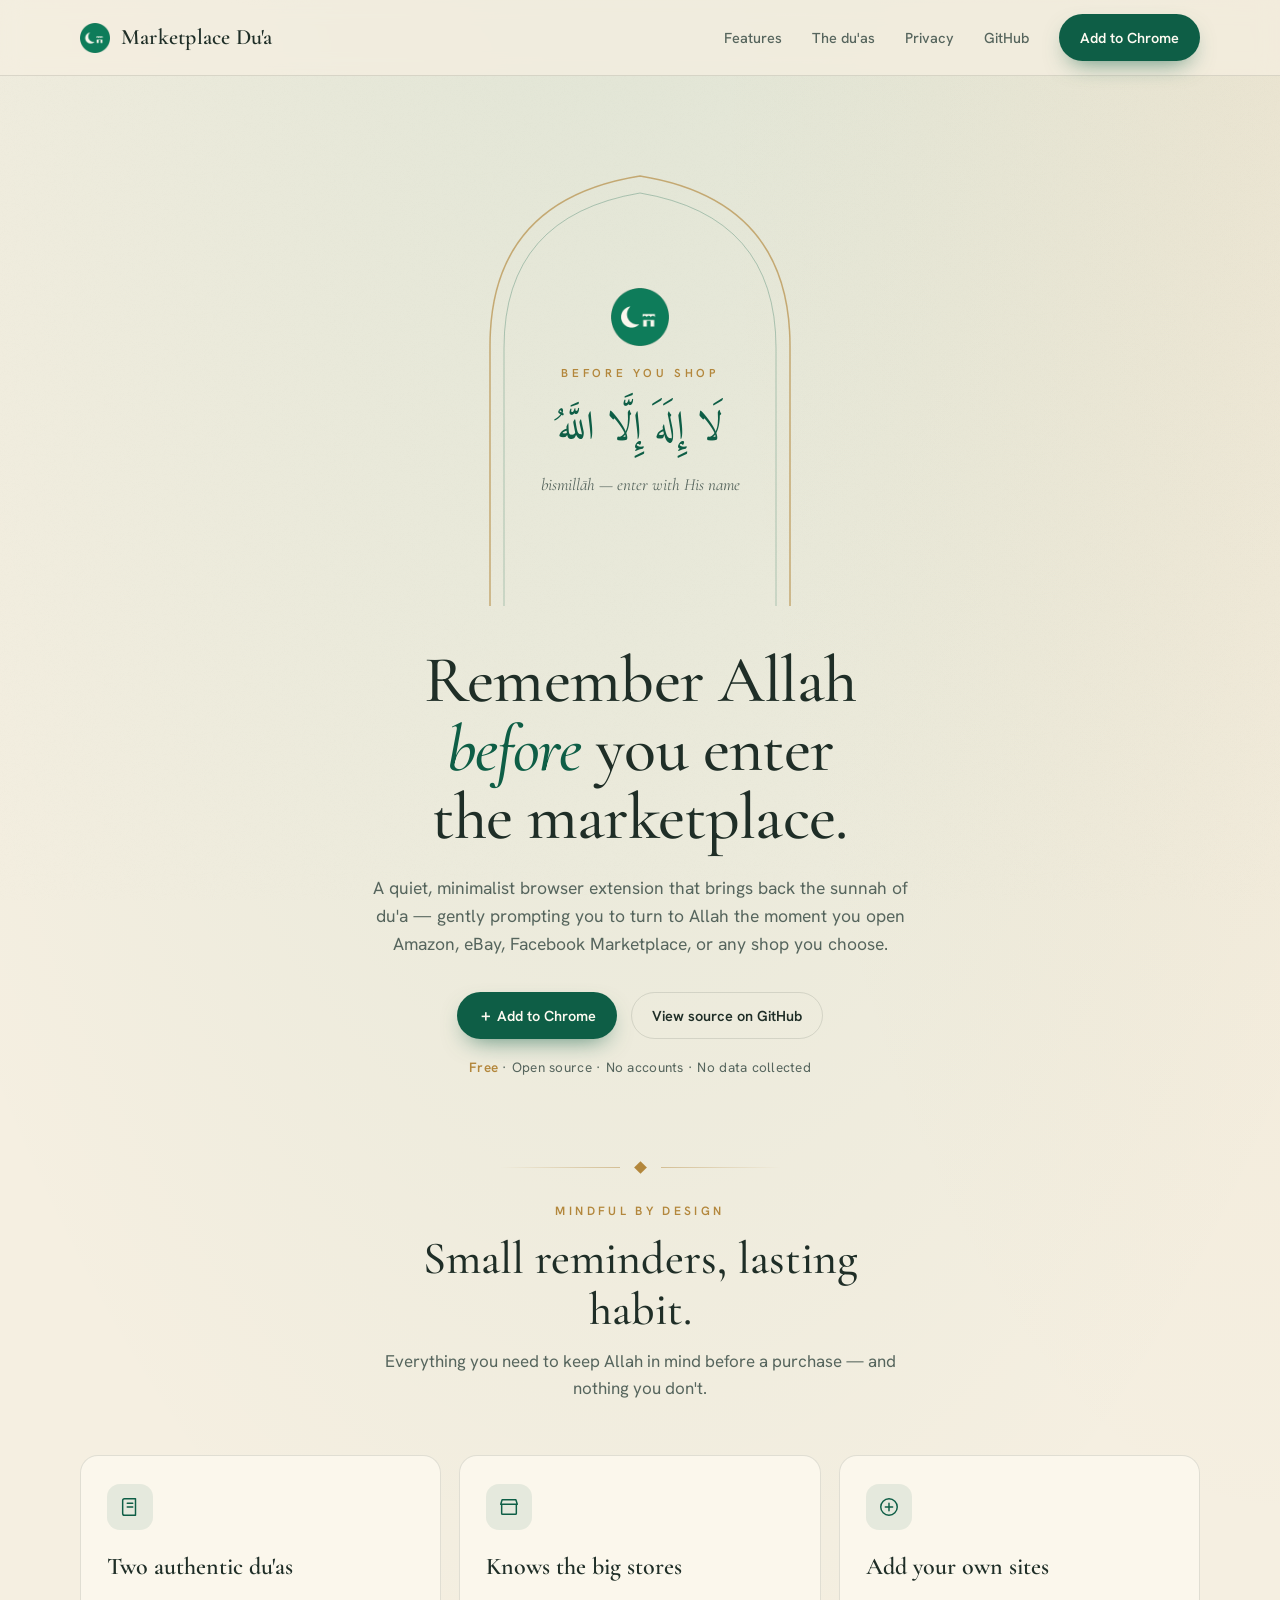
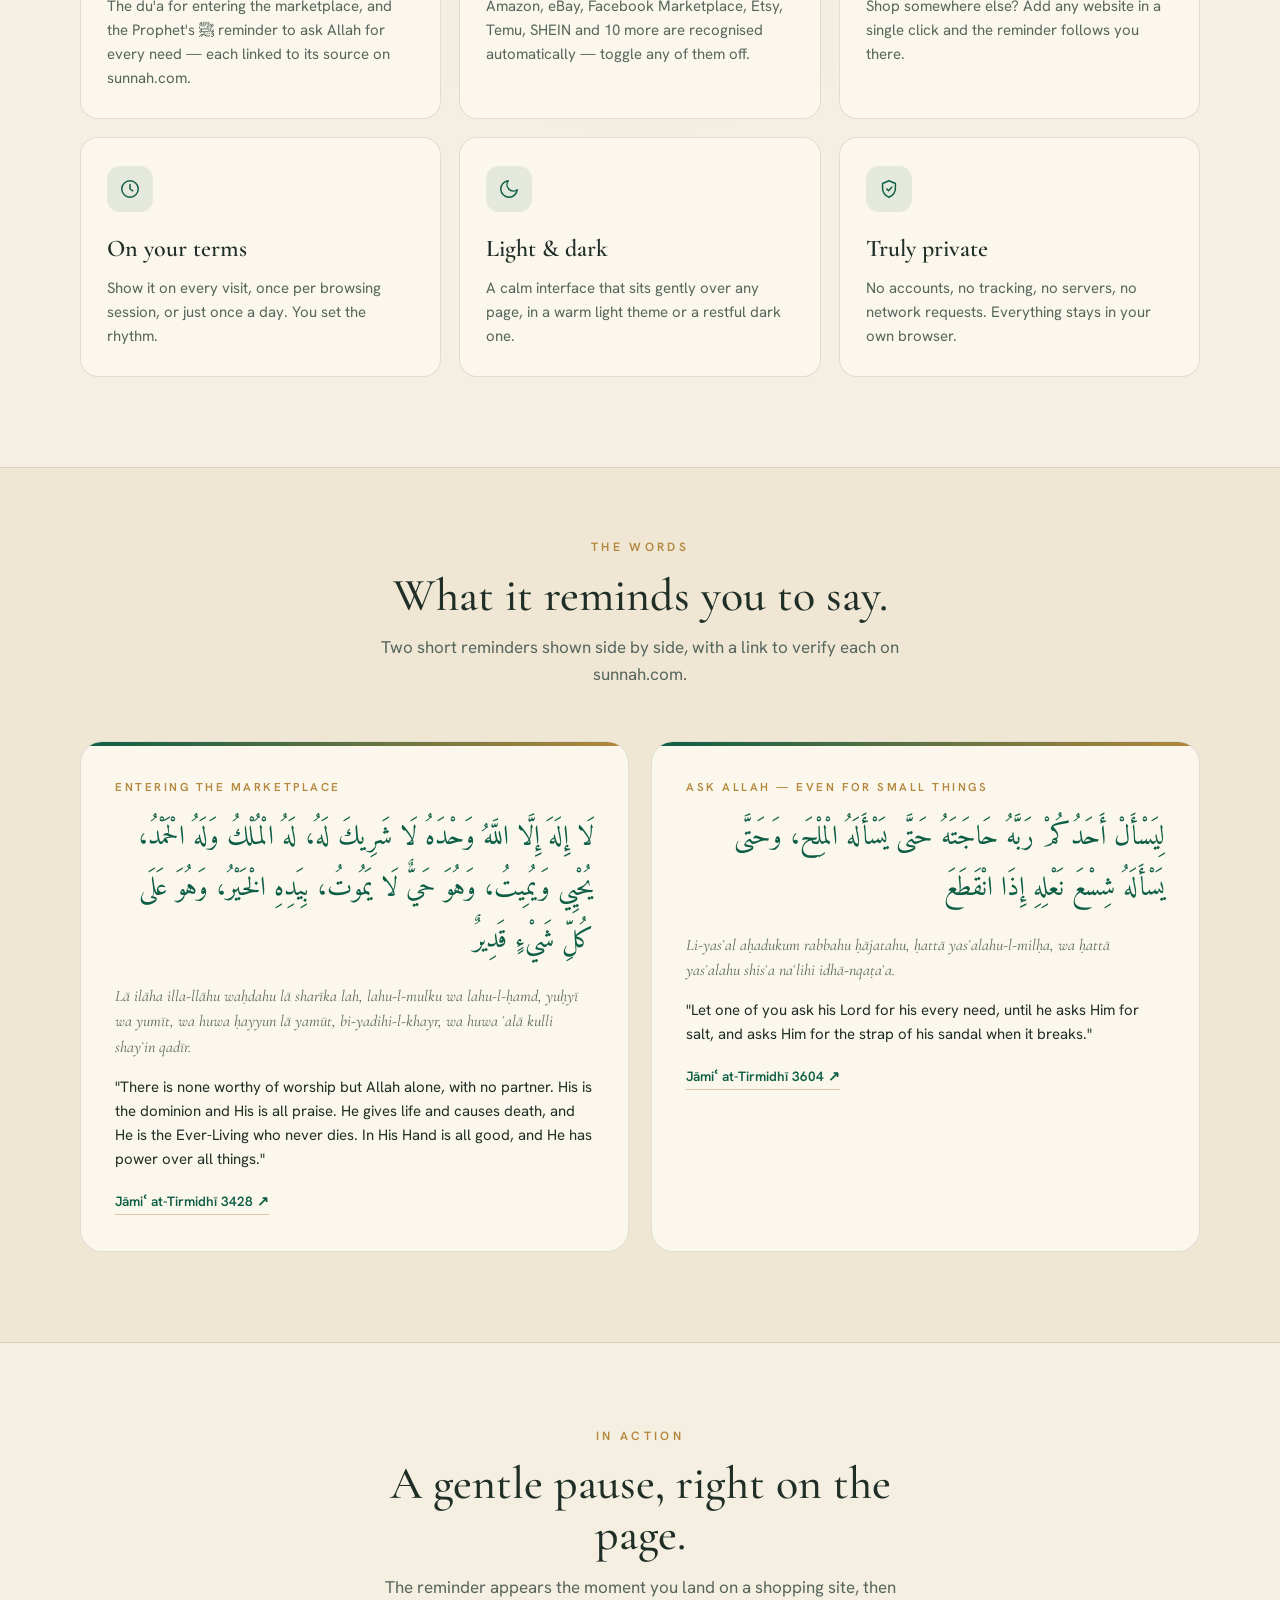
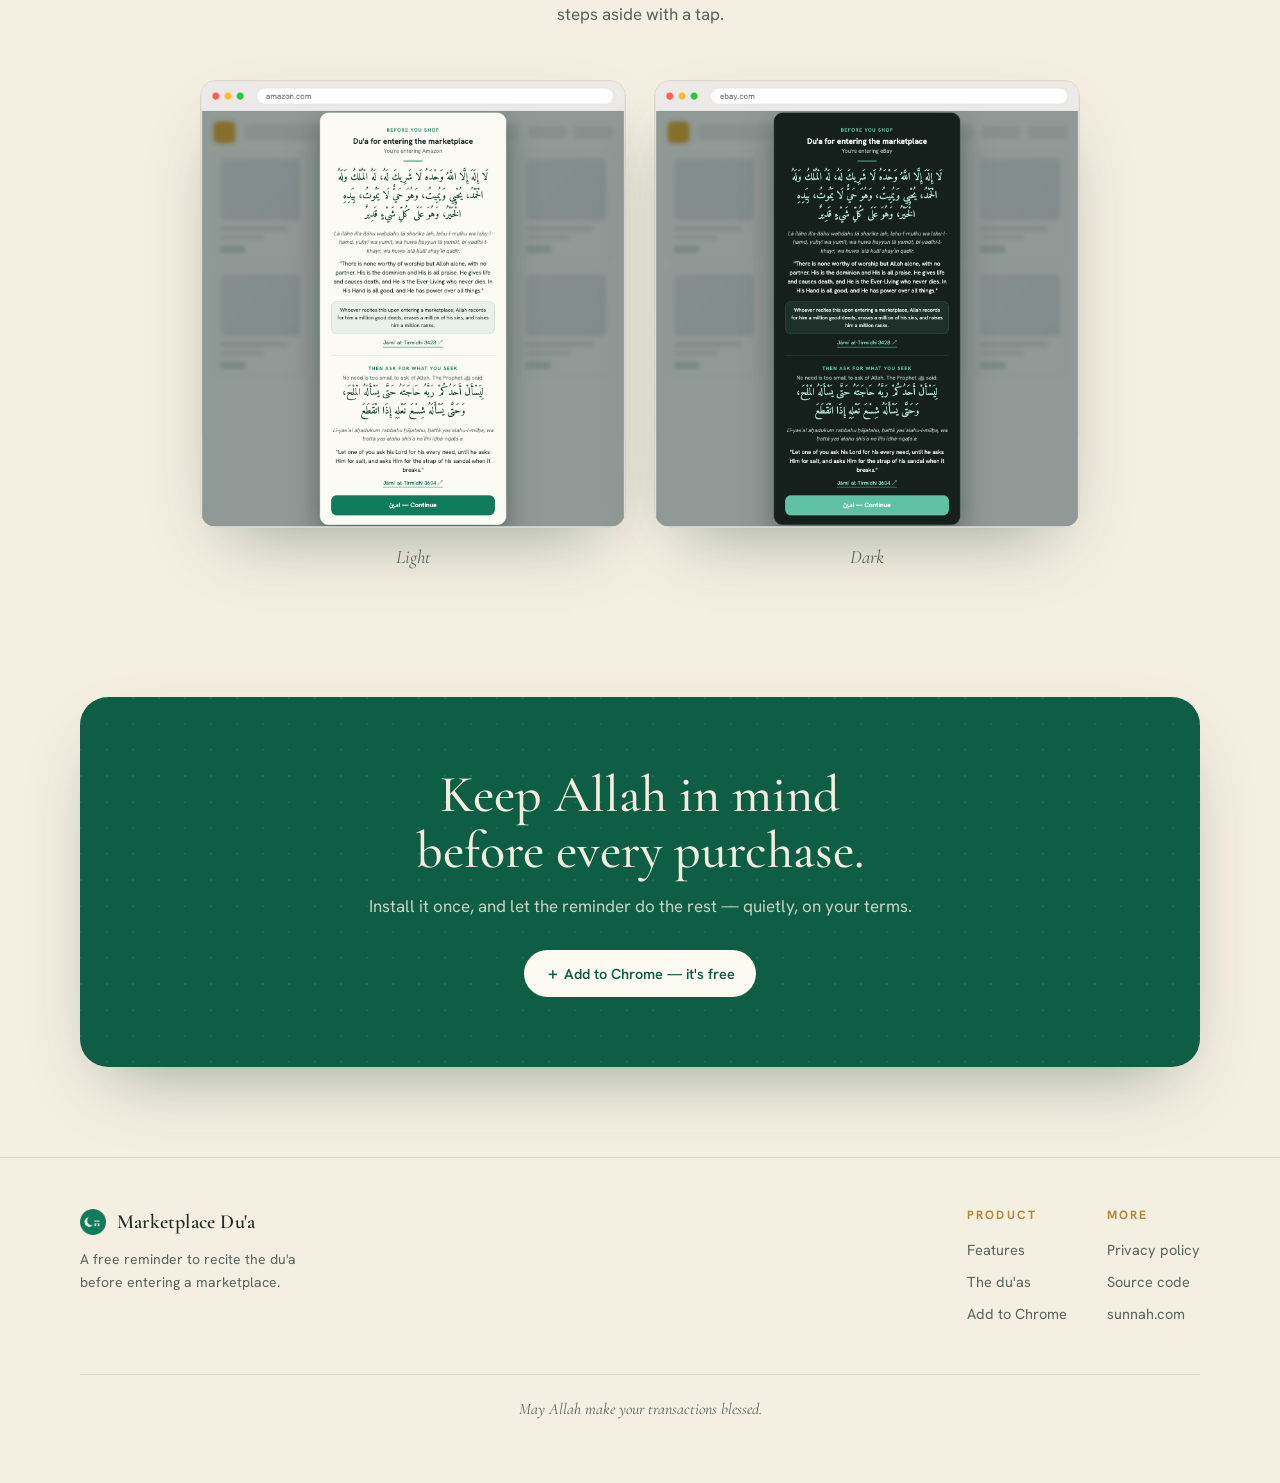
<file: docs/index.html>
<!DOCTYPE html>
<html lang="en">
  <head>
    <meta charset="UTF-8" />
    <meta name="viewport" content="width=device-width, initial-scale=1.0" />
    <title>Marketplace Du'a — Remember Allah before you shop</title>
    <meta name="description" content="A quiet, minimalist Chrome extension that reminds you to recite the du'a for entering the marketplace — on Amazon, eBay, Facebook Marketplace, and any site you add." />
    <link rel="icon" type="image/png" href="assets/favicon.png" />

    <link rel="preconnect" href="https://fonts.googleapis.com" />
    <link rel="preconnect" href="https://fonts.gstatic.com" crossorigin />
    <link href="https://fonts.googleapis.com/css2?family=Cormorant+Garamond:ital,wght@0,400;0,500;0,600;1,400;1,500&family=Hanken+Grotesk:wght@400;500;600;700&family=Amiri:ital@0;1&display=swap" rel="stylesheet" />
    <noscript><style>.reveal { opacity: 1 !important; transform: none !important; }</style></noscript>

    <style>
      :root {
        --paper: #f5efe1;
        --paper-2: #efe6d3;
        --card: #fbf7ec;
        --ink: #1f2e27;
        --ink-soft: #56655d;
        --emerald: #0e5e46;
        --emerald-2: #0c7a59;
        --gold: #b3873c;
        --gold-soft: rgba(179, 135, 60, 0.45);
        --line: rgba(31, 46, 39, 0.12);
        --display: "Cormorant Garamond", Georgia, serif;
        --body: "Hanken Grotesk", -apple-system, sans-serif;
        --arabic: "Amiri", serif;
        --shadow: 0 30px 70px -30px rgba(14, 60, 44, 0.45);
      }

      * { box-sizing: border-box; margin: 0; padding: 0; }
      html { scroll-behavior: smooth; }

      body {
        font-family: var(--body);
        color: var(--ink);
        background-color: var(--paper);
        background-image:
          radial-gradient(120% 80% at 50% -10%, rgba(12, 122, 89, 0.10), transparent 60%),
          radial-gradient(80% 60% at 100% 0%, rgba(179, 135, 60, 0.08), transparent 55%);
        line-height: 1.6;
        -webkit-font-smoothing: antialiased;
        overflow-x: hidden;
      }
      /* paper grain */
      body::before {
        content: "";
        position: fixed;
        inset: 0;
        pointer-events: none;
        z-index: 1;
        opacity: 0.5;
        background-image: url("data:image/svg+xml,%3Csvg xmlns='http://www.w3.org/2000/svg' width='140' height='140'%3E%3Cfilter id='n'%3E%3CfeTurbulence type='fractalNoise' baseFrequency='0.9' numOctaves='2' stitchTiles='stitch'/%3E%3C/filter%3E%3Crect width='100%25' height='100%25' filter='url(%23n)' opacity='0.035'/%3E%3C/svg%3E");
      }

      a { color: inherit; text-decoration: none; }
      .wrap { width: min(1120px, 100% - 44px); margin-inline: auto; }
      section { position: relative; z-index: 2; }

      /* ---------- Nav ---------- */
      nav {
        position: sticky;
        top: 0;
        z-index: 50;
        backdrop-filter: blur(10px);
        background: rgba(245, 239, 225, 0.72);
        border-bottom: 1px solid var(--line);
      }
      .nav-inner { display: flex; align-items: center; justify-content: space-between; padding: 14px 0; }
      .brand { display: flex; align-items: center; gap: 11px; font-family: var(--display); font-size: 22px; font-weight: 600; letter-spacing: 0.01em; }
      .brand img { width: 30px; height: 30px; }
      .nav-links { display: flex; align-items: center; gap: 30px; }
      .nav-links a:not(.btn) { font-size: 14.5px; font-weight: 500; color: var(--ink-soft); transition: color 0.2s; }
      .nav-links a:not(.btn):hover { color: var(--emerald); }

      .btn {
        display: inline-flex; align-items: center; gap: 8px;
        font-family: var(--body); font-weight: 600; font-size: 14.5px;
        padding: 11px 20px; border-radius: 999px; cursor: pointer;
        border: 1px solid transparent; transition: transform 0.15s, box-shadow 0.2s, background 0.2s;
      }
      .btn-primary { background: var(--emerald); color: #fdfaf1; box-shadow: 0 10px 24px -10px rgba(14, 94, 70, 0.7); }
      .btn-primary:hover { background: var(--emerald-2); transform: translateY(-1px); box-shadow: 0 16px 30px -12px rgba(14, 94, 70, 0.75); }
      .btn-ghost { background: transparent; border-color: var(--line); color: var(--ink); }
      .btn-ghost:hover { border-color: var(--gold); color: var(--emerald); }
      .btn-light { background: #fdfaf1; color: var(--emerald); }
      .btn-light:hover { transform: translateY(-1px); box-shadow: 0 16px 34px -14px rgba(0,0,0,0.4); }

      /* ---------- Hero ---------- */
      .hero { padding: 70px 0 84px; text-align: center; }
      .arch {
        position: relative;
        width: min(360px, 82vw);
        aspect-ratio: 360 / 470;
        margin: 0 auto 30px;
      }
      .arch-frame { position: absolute; inset: 0; width: 100%; height: 100%; }
      .arch-content {
        position: absolute; inset: 0;
        display: flex; flex-direction: column; align-items: center; justify-content: center;
        padding: 64px 46px 40px; text-align: center;
      }
      .arch-crescent { width: 58px; height: 58px; margin-bottom: 18px; animation: pop 0.9s 0.1s cubic-bezier(0.16,1,0.3,1) both; }
      .arch-eyebrow {
        font-size: 11.5px; letter-spacing: 0.32em; text-transform: uppercase;
        color: var(--gold); font-weight: 600; margin-bottom: 16px;
        animation: rise 0.8s 0.25s both;
      }
      .arch-arabic {
        font-family: var(--arabic); direction: rtl;
        font-size: clamp(30px, 8vw, 40px); line-height: 1.5; color: var(--emerald);
        animation: rise 0.9s 0.4s both;
      }
      .arch-translit {
        font-family: var(--display); font-style: italic; font-size: 17px;
        color: var(--ink-soft); margin-top: 12px; animation: rise 0.9s 0.55s both;
      }

      .hero h1 {
        font-family: var(--display); font-weight: 500;
        font-size: clamp(38px, 6.6vw, 66px); line-height: 1.04; letter-spacing: -0.01em;
        max-width: 14ch; margin: 0 auto; animation: rise 0.9s 0.6s both;
      }
      .hero h1 em { font-style: italic; color: var(--emerald); }
      .hero .sub {
        max-width: 56ch; margin: 22px auto 0; font-size: 17.5px; color: var(--ink-soft);
        animation: rise 0.9s 0.72s both;
      }
      .hero-cta { display: flex; gap: 14px; justify-content: center; flex-wrap: wrap; margin-top: 34px; animation: rise 0.9s 0.84s both; }
      .hero-note { margin-top: 18px; font-size: 13.5px; color: var(--ink-soft); letter-spacing: 0.02em; animation: rise 0.9s 0.96s both; }
      .hero-note b { color: var(--gold); font-weight: 600; }

      /* ---------- Ornament divider ---------- */
      .ornament { display: flex; align-items: center; justify-content: center; gap: 16px; color: var(--gold-soft); margin: 0 auto; }
      .ornament::before, .ornament::after { content: ""; height: 1px; width: min(120px, 22vw); background: linear-gradient(to var(--dir, right), transparent, var(--gold-soft)); }
      .ornament::after { --dir: left; }
      .ornament .diamond { width: 9px; height: 9px; background: var(--gold); transform: rotate(45deg); }

      /* ---------- Section headings ---------- */
      .sec-head { text-align: center; max-width: 60ch; margin: 0 auto 52px; }
      .sec-eyebrow { font-size: 12px; letter-spacing: 0.28em; text-transform: uppercase; color: var(--gold); font-weight: 600; }
      .sec-head h2 { font-family: var(--display); font-weight: 500; font-size: clamp(30px, 4.6vw, 46px); line-height: 1.1; margin-top: 12px; }
      .sec-head p { margin-top: 14px; font-size: 17px; color: var(--ink-soft); }

      /* ---------- Features ---------- */
      .features { padding: 30px 0 90px; }
      .feature-grid { display: grid; grid-template-columns: repeat(3, 1fr); gap: 18px; }
      .feature {
        background: var(--card); border: 1px solid var(--line); border-radius: 18px;
        padding: 28px 26px; transition: transform 0.25s, box-shadow 0.25s, border-color 0.25s;
      }
      .feature:hover { transform: translateY(-4px); box-shadow: var(--shadow); border-color: var(--gold-soft); }
      .feature .ic {
        width: 46px; height: 46px; border-radius: 13px; display: grid; place-items: center;
        background: rgba(14, 94, 70, 0.09); color: var(--emerald); margin-bottom: 18px;
      }
      .feature h3 { font-family: var(--display); font-size: 24px; font-weight: 600; }
      .feature p { margin-top: 8px; font-size: 15px; color: var(--ink-soft); }

      /* ---------- Du'as ---------- */
      .duas { padding: 70px 0 90px; background: var(--paper-2); border-block: 1px solid var(--line); }
      .dua-grid { display: grid; grid-template-columns: 1fr 1fr; gap: 22px; }
      .dua-card {
        background: var(--card); border: 1px solid var(--line); border-radius: 22px;
        padding: 36px 34px; position: relative; overflow: hidden;
      }
      .dua-card::before {
        content: ""; position: absolute; inset: 0 0 auto 0; height: 4px;
        background: linear-gradient(90deg, var(--emerald), var(--gold));
      }
      .dua-card .tag { font-size: 11.5px; letter-spacing: 0.22em; text-transform: uppercase; color: var(--gold); font-weight: 600; }
      .dua-card .ar { font-family: var(--arabic); direction: rtl; font-size: 27px; line-height: 1.9; color: var(--emerald); margin: 16px 0 18px; }
      .dua-card .tr { font-family: var(--display); font-style: italic; font-size: 16px; color: var(--ink-soft); }
      .dua-card .en { font-size: 15px; color: var(--ink); margin-top: 14px; }
      .dua-card .src {
        display: inline-flex; align-items: center; gap: 6px; margin-top: 20px;
        font-size: 13.5px; font-weight: 600; color: var(--emerald);
        border-bottom: 1px solid var(--gold-soft); padding-bottom: 2px; transition: color 0.2s;
      }
      .dua-card .src:hover { color: var(--gold); }

      /* ---------- Showcase ---------- */
      .showcase { padding: 84px 0; text-align: center; }
      .shots { display: grid; grid-template-columns: 1fr 1fr; gap: 28px; max-width: 880px; margin: 0 auto; }
      .shots figure { margin: 0; }
      .shots figure img {
        width: 100%; height: auto; display: block;
        border-radius: 16px; border: 1px solid var(--line); box-shadow: var(--shadow);
      }
      .shots figcaption { margin-top: 14px; font-family: var(--display); font-style: italic; font-size: 19px; color: var(--ink-soft); }
      @media (max-width: 680px) { .shots { grid-template-columns: 1fr; } }

      /* ---------- Final CTA ---------- */
      .cta {
        margin: 0 0 0; padding: 0;
      }
      .cta-band {
        position: relative; overflow: hidden;
        background: var(--emerald);
        color: #f3ede0; border-radius: 28px; padding: 70px 40px; text-align: center;
        box-shadow: var(--shadow);
      }
      .cta-band::after {
        content: ""; position: absolute; inset: 0; opacity: 0.16; pointer-events: none;
        background-image: radial-gradient(circle at 1px 1px, rgba(255,255,255,0.5) 1px, transparent 0);
        background-size: 26px 26px;
      }
      .cta-band h2 { position: relative; font-family: var(--display); font-weight: 500; font-size: clamp(32px, 5vw, 52px); line-height: 1.08; max-width: 18ch; margin: 0 auto; }
      .cta-band p { position: relative; margin-top: 14px; color: rgba(243, 237, 224, 0.82); font-size: 17px; }
      .cta-band .hero-cta { margin-top: 30px; }
      .cta-section { padding: 40px 0 90px; }

      /* ---------- Footer ---------- */
      footer { border-top: 1px solid var(--line); padding: 48px 0 60px; }
      .foot { display: flex; justify-content: space-between; gap: 30px; flex-wrap: wrap; }
      .foot .brand { font-size: 20px; }
      .foot-tag { margin-top: 10px; font-size: 14px; color: var(--ink-soft); max-width: 32ch; }
      .foot-links { display: flex; gap: 40px; flex-wrap: wrap; }
      .foot-col h4 { font-size: 12px; letter-spacing: 0.18em; text-transform: uppercase; color: var(--gold); margin-bottom: 12px; }
      .foot-col a { display: block; font-size: 14.5px; color: var(--ink-soft); margin-bottom: 9px; transition: color 0.2s; }
      .foot-col a:hover { color: var(--emerald); }
      .foot-bottom { margin-top: 40px; padding-top: 22px; border-top: 1px solid var(--line); font-family: var(--display); font-style: italic; font-size: 16px; color: var(--ink-soft); text-align: center; }

      /* ---------- Reveal on scroll ---------- */
      .reveal { opacity: 0; transform: translateY(22px); transition: opacity 0.7s ease, transform 0.7s cubic-bezier(0.16,1,0.3,1); }
      .reveal.in { opacity: 1; transform: none; }

      @keyframes rise { from { opacity: 0; transform: translateY(16px); } to { opacity: 1; transform: none; } }
      @keyframes pop { from { opacity: 0; transform: scale(0.8); } to { opacity: 1; transform: none; } }

      @media (max-width: 860px) {
        .feature-grid { grid-template-columns: 1fr 1fr; }
        .dua-grid { grid-template-columns: 1fr; }
        .nav-links a:not(.btn) { display: none; }
      }
      @media (max-width: 560px) {
        .feature-grid { grid-template-columns: 1fr; }
        .hero { padding: 44px 0 60px; }
      }
      @media (prefers-reduced-motion: reduce) {
        *, *::before, *::after { animation: none !important; transition: none !important; }
        .reveal { opacity: 1; transform: none; }
      }
    </style>
  </head>
  <body>
    <!-- ====== NAV ====== -->
    <nav>
      <div class="wrap nav-inner">
        <a class="brand" href="#top"><img src="assets/icon.png" alt="" />Marketplace Du'a</a>
        <div class="nav-links">
          <a href="#features">Features</a>
          <a href="#duas">The du'as</a>
          <a href="privacy.html">Privacy</a>
          <a href="https://github.com/SaiyedRushan/marketplace-dua" target="_blank" rel="noopener">GitHub</a>
          <a class="btn btn-primary" data-store-link href="#">Add to Chrome</a>
        </div>
      </div>
    </nav>

    <!-- ====== HERO ====== -->
    <section class="hero" id="top">
      <div class="wrap">
        <div class="arch">
          <svg class="arch-frame" viewBox="0 0 360 470" fill="none" aria-hidden="true">
            <path d="M30 460 L30 200 Q30 54 180 30 Q330 54 330 200 L330 460"
              stroke="var(--gold)" stroke-width="1.5" opacity="0.65" />
            <path d="M44 460 L44 202 Q44 70 180 47 Q316 70 316 202 L316 460"
              stroke="var(--emerald)" stroke-width="1" opacity="0.28" />
          </svg>
          <div class="arch-content">
            <img class="arch-crescent" src="assets/icon.png" alt="" />
            <div class="arch-eyebrow">Before you shop</div>
            <div class="arch-arabic">لَا إِلَهَ إِلَّا اللَّهُ</div>
            <div class="arch-translit">bismillāh — enter with His name</div>
          </div>
        </div>

        <h1>Remember Allah <em>before</em> you enter the marketplace.</h1>
        <p class="sub">
          A quiet, minimalist browser extension that brings back the sunnah of
          du'a — gently prompting you to turn to Allah the moment you open
          Amazon, eBay, Facebook Marketplace, or any shop you choose.
        </p>
        <div class="hero-cta">
          <a class="btn btn-primary" data-store-link href="#">＋ Add to Chrome</a>
          <a class="btn btn-ghost" href="https://github.com/SaiyedRushan/marketplace-dua" target="_blank" rel="noopener">View source on GitHub</a>
        </div>
        <p class="hero-note"><b>Free</b> · Open source · No accounts · No data collected</p>
      </div>
    </section>

    <div class="ornament"><span class="diamond"></span></div>

    <!-- ====== FEATURES ====== -->
    <section class="features" id="features">
      <div class="wrap">
        <div class="sec-head reveal">
          <div class="sec-eyebrow">Mindful by design</div>
          <h2>Small reminders, lasting habit.</h2>
          <p>Everything you need to keep Allah in mind before a purchase — and nothing you don't.</p>
        </div>
        <div class="feature-grid">
          <div class="feature reveal">
            <div class="ic">
              <svg width="22" height="22" viewBox="0 0 24 24" fill="none" stroke="currentColor" stroke-width="1.6" stroke-linecap="round" stroke-linejoin="round"><path d="M4 5a2 2 0 0 1 2-2h12v18H6a2 2 0 0 1-2-2z"/><path d="M9 8h6M9 12h6"/></svg>
            </div>
            <h3>Two authentic du'as</h3>
            <p>The du'a for entering the marketplace, and the Prophet's ﷺ reminder to ask Allah for every need — each linked to its source on sunnah.com.</p>
          </div>
          <div class="feature reveal">
            <div class="ic">
              <svg width="22" height="22" viewBox="0 0 24 24" fill="none" stroke="currentColor" stroke-width="1.6" stroke-linecap="round" stroke-linejoin="round"><path d="M3 9l1.5-5h15L21 9M4 9v10a1 1 0 0 0 1 1h14a1 1 0 0 0 1-1V9M3 9h18"/></svg>
            </div>
            <h3>Knows the big stores</h3>
            <p>Amazon, eBay, Facebook Marketplace, Etsy, Temu, SHEIN and 10 more are recognised automatically — toggle any of them off.</p>
          </div>
          <div class="feature reveal">
            <div class="ic">
              <svg width="22" height="22" viewBox="0 0 24 24" fill="none" stroke="currentColor" stroke-width="1.6" stroke-linecap="round" stroke-linejoin="round"><circle cx="12" cy="12" r="9"/><path d="M12 8v8M8 12h8"/></svg>
            </div>
            <h3>Add your own sites</h3>
            <p>Shop somewhere else? Add any website in a single click and the reminder follows you there.</p>
          </div>
          <div class="feature reveal">
            <div class="ic">
              <svg width="22" height="22" viewBox="0 0 24 24" fill="none" stroke="currentColor" stroke-width="1.6" stroke-linecap="round" stroke-linejoin="round"><circle cx="12" cy="12" r="9"/><path d="M12 7v5l3 2"/></svg>
            </div>
            <h3>On your terms</h3>
            <p>Show it on every visit, once per browsing session, or just once a day. You set the rhythm.</p>
          </div>
          <div class="feature reveal">
            <div class="ic">
              <svg width="22" height="22" viewBox="0 0 24 24" fill="none" stroke="currentColor" stroke-width="1.6" stroke-linecap="round" stroke-linejoin="round"><path d="M21 12.8A9 9 0 1 1 11.2 3a7 7 0 0 0 9.8 9.8z"/></svg>
            </div>
            <h3>Light &amp; dark</h3>
            <p>A calm interface that sits gently over any page, in a warm light theme or a restful dark one.</p>
          </div>
          <div class="feature reveal">
            <div class="ic">
              <svg width="22" height="22" viewBox="0 0 24 24" fill="none" stroke="currentColor" stroke-width="1.6" stroke-linecap="round" stroke-linejoin="round"><path d="M12 3l7 3v5c0 4.5-3 8.5-7 10-4-1.5-7-5.5-7-10V6z"/><path d="M9.5 12l2 2 3.5-4"/></svg>
            </div>
            <h3>Truly private</h3>
            <p>No accounts, no tracking, no servers, no network requests. Everything stays in your own browser.</p>
          </div>
        </div>
      </div>
    </section>

    <!-- ====== DU'AS ====== -->
    <section class="duas" id="duas">
      <div class="wrap">
        <div class="sec-head reveal">
          <div class="sec-eyebrow">The words</div>
          <h2>What it reminds you to say.</h2>
          <p>Two short reminders shown side by side, with a link to verify each on sunnah.com.</p>
        </div>
        <div class="dua-grid">
          <div class="dua-card reveal">
            <div class="tag">Entering the marketplace</div>
            <p class="ar">لَا إِلَهَ إِلَّا اللَّهُ وَحْدَهُ لَا شَرِيكَ لَهُ، لَهُ الْمُلْكُ وَلَهُ الْحَمْدُ، يُحْيِي وَيُمِيتُ، وَهُوَ حَيٌّ لَا يَمُوتُ، بِيَدِهِ الْخَيْرُ، وَهُوَ عَلَى كُلِّ شَيْءٍ قَدِيرٌ</p>
            <p class="tr">Lā ilāha illa-llāhu waḥdahu lā sharīka lah, lahu-l-mulku wa lahu-l-ḥamd, yuḥyī wa yumīt, wa huwa ḥayyun lā yamūt, bi-yadihi-l-khayr, wa huwa ʿalā kulli shayʾin qadīr.</p>
            <p class="en">"There is none worthy of worship but Allah alone, with no partner. His is the dominion and His is all praise. He gives life and causes death, and He is the Ever-Living who never dies. In His Hand is all good, and He has power over all things."</p>
            <a class="src" href="https://sunnah.com/tirmidhi:3428" target="_blank" rel="noopener">Jāmiʿ at-Tirmidhī 3428 ↗</a>
          </div>
          <div class="dua-card reveal">
            <div class="tag">Ask Allah — even for small things</div>
            <p class="ar">لِيَسْأَلْ أَحَدُكُمْ رَبَّهُ حَاجَتَهُ حَتَّى يَسْأَلَهُ الْمِلْحَ، وَحَتَّى يَسْأَلَهُ شِسْعَ نَعْلِهِ إِذَا انْقَطَعَ</p>
            <p class="tr">Li-yasʾal aḥadukum rabbahu ḥājatahu, ḥattā yasʾalahu-l-milḥa, wa ḥattā yasʾalahu shisʿa naʿlihi idhā-nqaṭaʿa.</p>
            <p class="en">"Let one of you ask his Lord for his every need, until he asks Him for salt, and asks Him for the strap of his sandal when it breaks."</p>
            <a class="src" href="https://sunnah.com/tirmidhi:3604j" target="_blank" rel="noopener">Jāmiʿ at-Tirmidhī 3604 ↗</a>
          </div>
        </div>
      </div>
    </section>

    <!-- ====== SHOWCASE ====== -->
    <section class="showcase">
      <div class="wrap">
        <div class="sec-head reveal">
          <div class="sec-eyebrow">In action</div>
          <h2>A gentle pause, right on the page.</h2>
          <p>The reminder appears the moment you land on a shopping site, then steps aside with a tap.</p>
        </div>
        <div class="shots reveal">
          <figure><img src="assets/shot-light.png" alt="The Marketplace Du'a reminder in light theme" /><figcaption>Light</figcaption></figure>
          <figure><img src="assets/shot-dark.png" alt="The Marketplace Du'a reminder in dark theme" /><figcaption>Dark</figcaption></figure>
        </div>
      </div>
    </section>

    <!-- ====== FINAL CTA ====== -->
    <section class="cta-section">
      <div class="wrap">
        <div class="cta-band reveal">
          <h2>Keep Allah in mind before every purchase.</h2>
          <p>Install it once, and let the reminder do the rest — quietly, on your terms.</p>
          <div class="hero-cta">
            <a class="btn btn-light" data-store-link href="#">＋ Add to Chrome — it's free</a>
          </div>
        </div>
      </div>
    </section>

    <!-- ====== FOOTER ====== -->
    <footer>
      <div class="wrap">
        <div class="foot">
          <div>
            <div class="brand"><img src="assets/icon.png" alt="" style="width:26px;height:26px" />Marketplace Du'a</div>
            <p class="foot-tag">A free reminder to recite the du'a before entering a marketplace.</p>
          </div>
          <div class="foot-links">
            <div class="foot-col">
              <h4>Product</h4>
              <a href="#features">Features</a>
              <a href="#duas">The du'as</a>
              <a data-store-link href="#">Add to Chrome</a>
            </div>
            <div class="foot-col">
              <h4>More</h4>
              <a href="privacy.html">Privacy policy</a>
              <a href="https://github.com/SaiyedRushan/marketplace-dua" target="_blank" rel="noopener">Source code</a>
              <a href="https://sunnah.com" target="_blank" rel="noopener">sunnah.com</a>
            </div>
          </div>
        </div>
        <div class="foot-bottom">May Allah make your transactions blessed.</div>
      </div>
    </footer>

    <script>
      // ▼▼▼ When the extension is published, paste your Chrome Web Store URL here ▼▼▼
      var STORE_URL = "https://github.com/SaiyedRushan/marketplace-dua#install-load-unpacked";
      // ▲▲▲ (until then, the install buttons point to the GitHub install guide) ▲▲▲
      document.querySelectorAll("[data-store-link]").forEach(function (a) {
        a.setAttribute("href", STORE_URL);
        if (STORE_URL.indexOf("chromewebstore") === -1) a.setAttribute("target", "_blank");
      });

      // Reveal-on-scroll
      var io = new IntersectionObserver(function (entries) {
        entries.forEach(function (e) { if (e.isIntersecting) { e.target.classList.add("in"); io.unobserve(e.target); } });
      }, { threshold: 0.12 });
      document.querySelectorAll(".reveal").forEach(function (el) { io.observe(el); });
    </script>
  </body>
</html>
</file>
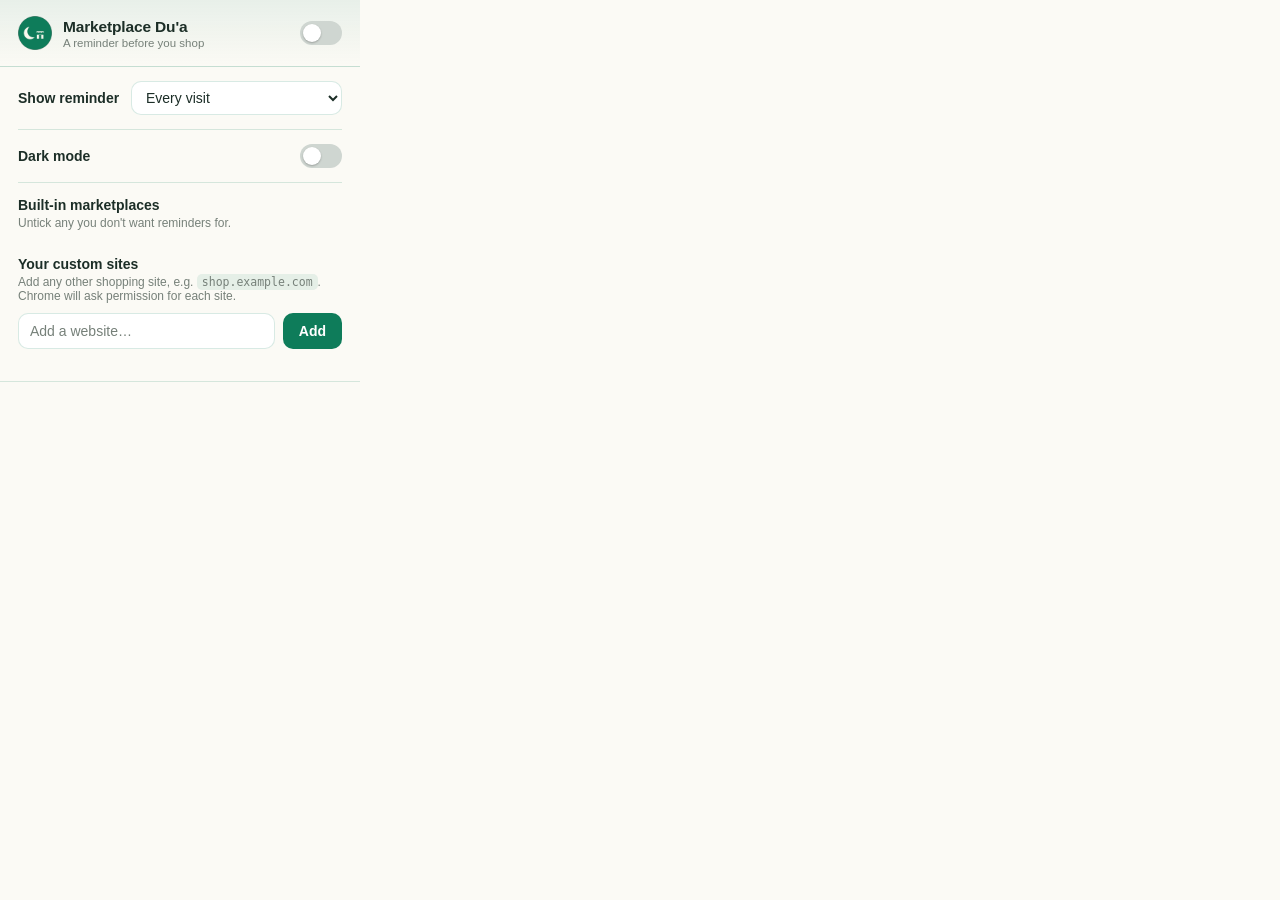
<file: popup.html>
<!DOCTYPE html>
<html lang="en">
  <head>
    <meta charset="UTF-8" />
    <meta name="viewport" content="width=device-width, initial-scale=1.0" />
    <title>Marketplace Du'a</title>
    <link rel="stylesheet" href="popup.css" />
  </head>
  <body>
    <header class="header">
      <div class="brand">
        <img src="icons/icon48.png" alt="" class="logo" />
        <div>
          <h1>Marketplace Du'a</h1>
          <p class="tagline">A reminder before you shop</p>
        </div>
      </div>
      <label class="switch" title="Turn reminders on or off">
        <input type="checkbox" id="enabled" />
        <span class="slider"></span>
      </label>
    </header>

    <main class="body" id="body">
      <section class="row">
        <label for="frequency" class="row-label">Show reminder</label>
        <select id="frequency" class="select"></select>
      </section>

      <section class="row">
        <span class="row-label">Dark mode</span>
        <label class="switch" title="Toggle dark theme">
          <input type="checkbox" id="dark-mode" />
          <span class="slider"></span>
        </label>
      </section>

      <section class="block">
        <div class="block-title">Built-in marketplaces</div>
        <div class="hint">Untick any you don't want reminders for.</div>
        <div id="defaults" class="list"></div>
      </section>

      <section class="block">
        <div class="block-title">Your custom sites</div>
        <div class="hint">Add any other shopping site, e.g. <code>shop.example.com</code>. Chrome will ask permission for each site.</div>
        <form id="add-form" class="add-row">
          <input
            type="text"
            id="add-input"
            class="add-input"
            placeholder="Add a website…"
            autocomplete="off"
            spellcheck="false"
          />
          <button type="submit" class="add-btn">Add</button>
        </form>
        <div id="custom" class="list"></div>
      </section>
    </main>

    <footer class="footer">
      <span id="status"></span>
    </footer>

    <script src="defaults.js"></script>
    <script src="popup.js"></script>
  </body>
</html>
</file>
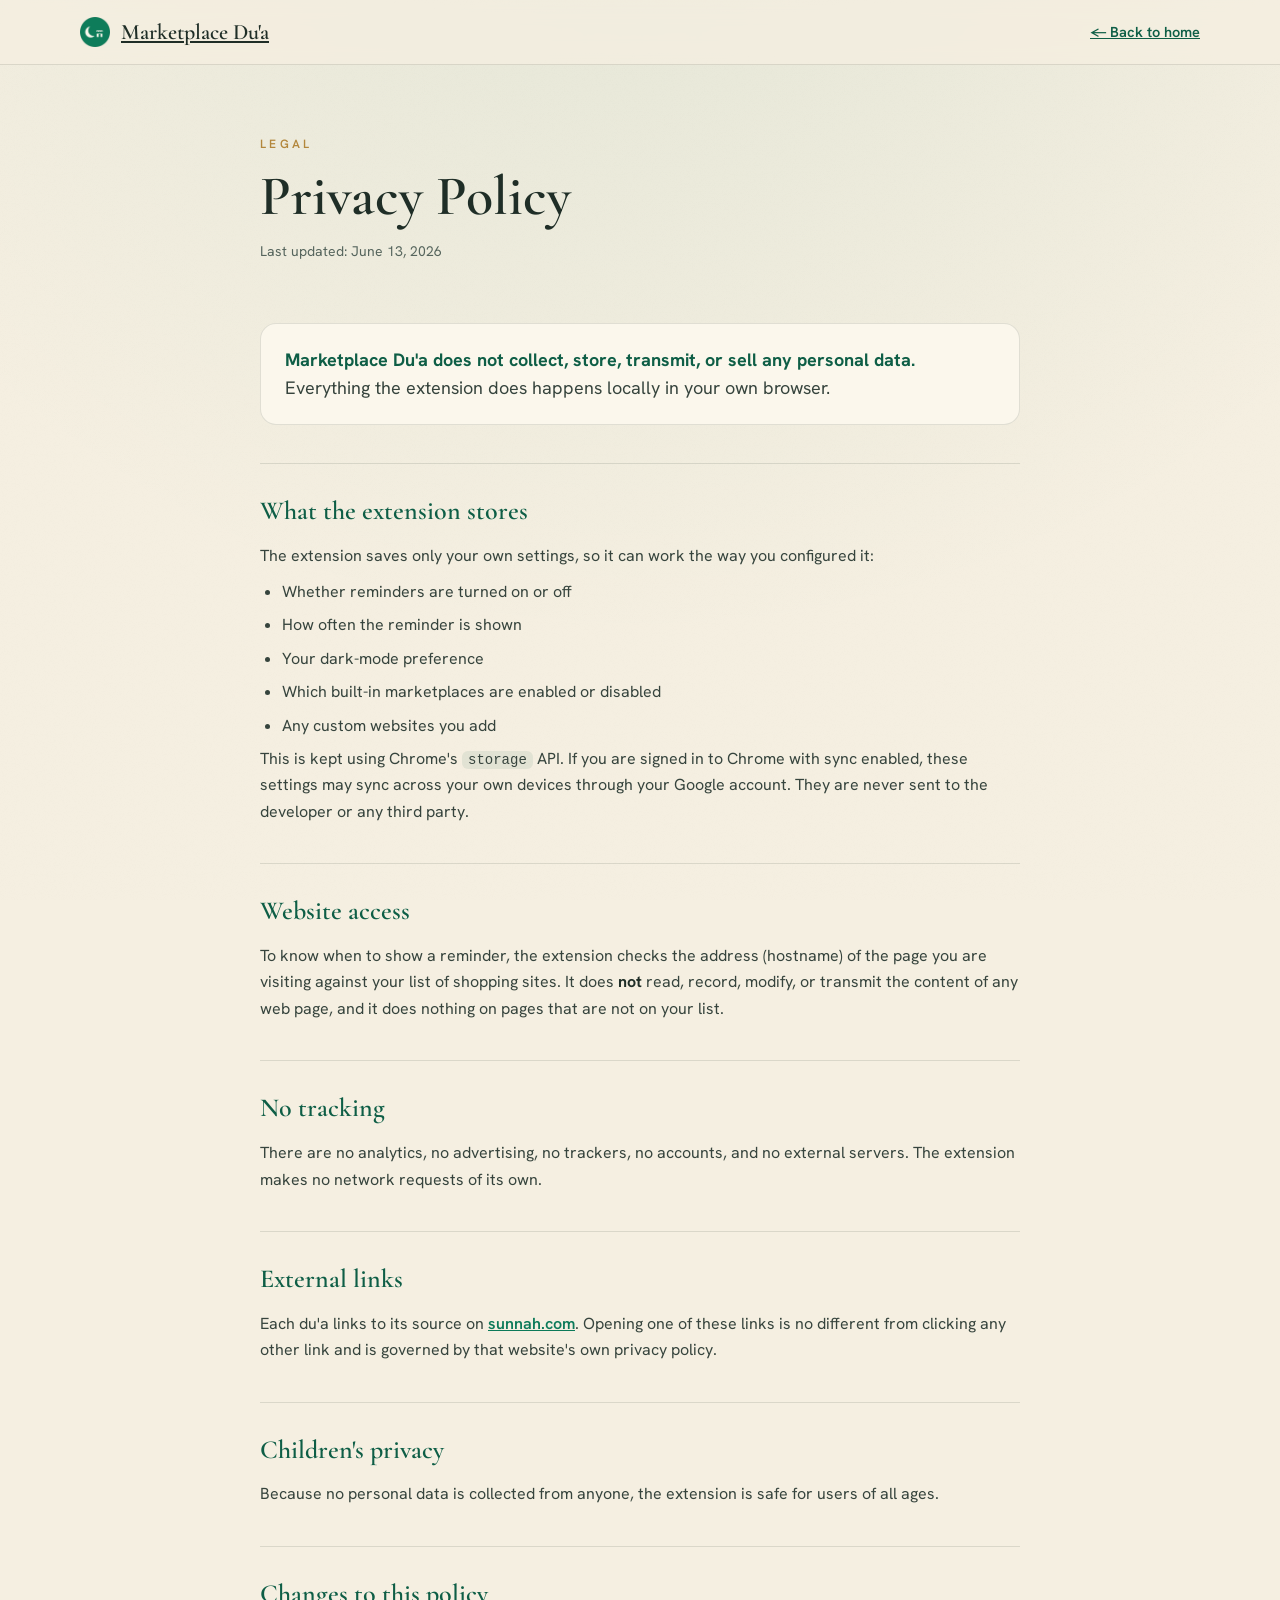
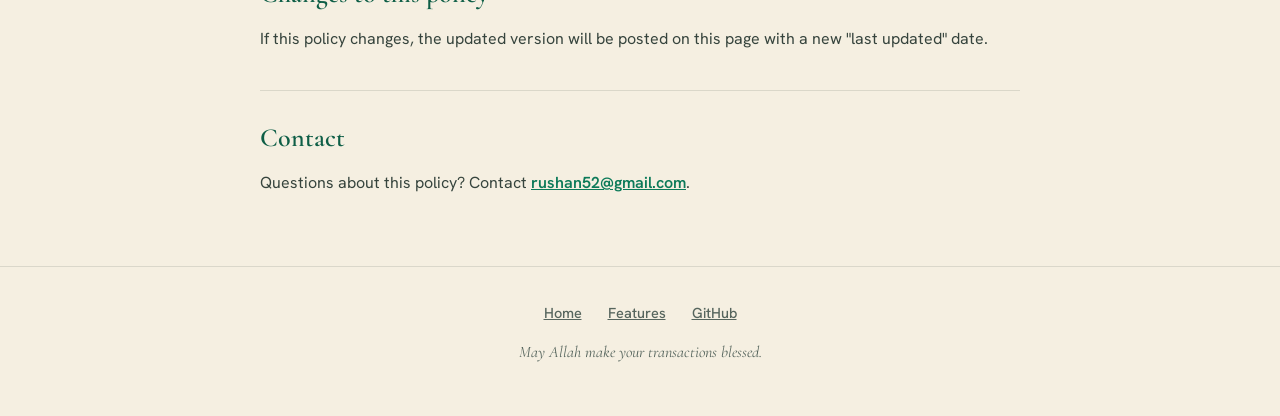
<file: docs/privacy.html>
<!DOCTYPE html>
<html lang="en">
  <head>
    <meta charset="UTF-8" />
    <meta name="viewport" content="width=device-width, initial-scale=1.0" />
    <title>Privacy Policy — Marketplace Du'a</title>
    <meta name="description" content="Privacy policy for the Marketplace Du'a Chrome extension. No personal data is collected." />
    <link rel="icon" type="image/png" href="assets/favicon.png" />

    <link rel="preconnect" href="https://fonts.googleapis.com" />
    <link rel="preconnect" href="https://fonts.gstatic.com" crossorigin />
    <link href="https://fonts.googleapis.com/css2?family=Cormorant+Garamond:ital,wght@0,500;0,600;1,400&family=Hanken+Grotesk:wght@400;500;600;700&display=swap" rel="stylesheet" />

    <style>
      :root {
        --paper: #f5efe1;
        --card: #fbf7ec;
        --ink: #1f2e27;
        --ink-soft: #56655d;
        --emerald: #0e5e46;
        --emerald-2: #0c7a59;
        --gold: #b3873c;
        --gold-soft: rgba(179, 135, 60, 0.45);
        --line: rgba(31, 46, 39, 0.12);
        --display: "Cormorant Garamond", Georgia, serif;
        --body: "Hanken Grotesk", -apple-system, sans-serif;
      }
      * { box-sizing: border-box; margin: 0; padding: 0; }
      html { scroll-behavior: smooth; }
      body {
        font-family: var(--body); color: var(--ink); background-color: var(--paper);
        background-image: radial-gradient(120% 70% at 50% -10%, rgba(12,122,89,0.08), transparent 60%);
        line-height: 1.65; -webkit-font-smoothing: antialiased;
      }
      body::before {
        content: ""; position: fixed; inset: 0; pointer-events: none; z-index: 1; opacity: 0.5;
        background-image: url("data:image/svg+xml,%3Csvg xmlns='http://www.w3.org/2000/svg' width='140' height='140'%3E%3Cfilter id='n'%3E%3CfeTurbulence type='fractalNoise' baseFrequency='0.9' numOctaves='2' stitchTiles='stitch'/%3E%3C/filter%3E%3Crect width='100%25' height='100%25' filter='url(%23n)' opacity='0.035'/%3E%3C/svg%3E");
      }
      a { color: inherit; }
      .wrap { width: min(760px, 100% - 44px); margin-inline: auto; position: relative; z-index: 2; }

      nav {
        position: sticky; top: 0; z-index: 50; backdrop-filter: blur(10px);
        background: rgba(245, 239, 225, 0.72); border-bottom: 1px solid var(--line);
      }
      .nav-inner { display: flex; align-items: center; justify-content: space-between; padding: 14px 0; width: min(1120px, 100% - 44px); margin-inline: auto; }
      .brand { display: flex; align-items: center; gap: 11px; font-family: var(--display); font-size: 22px; font-weight: 600; }
      .brand img { width: 30px; height: 30px; }
      .back { font-size: 14.5px; font-weight: 600; color: var(--emerald); }
      .back:hover { color: var(--gold); }

      header.page { padding: 70px 0 30px; }
      .eyebrow { font-size: 12px; letter-spacing: 0.28em; text-transform: uppercase; color: var(--gold); font-weight: 600; }
      header.page h1 { font-family: var(--display); font-weight: 600; font-size: clamp(38px, 6vw, 56px); line-height: 1.05; margin-top: 12px; }
      .updated { color: var(--ink-soft); font-size: 14px; margin-top: 14px; }

      .lede {
        font-size: 18px; background: var(--card); border: 1px solid var(--line);
        border-radius: 16px; padding: 22px 24px; margin: 30px 0 10px; line-height: 1.55;
      }
      .lede strong { color: var(--emerald); }

      article { padding-bottom: 70px; }
      h2 {
        font-family: var(--display); font-weight: 600; color: var(--emerald);
        font-size: 26px; margin: 38px 0 10px; padding-top: 26px; border-top: 1px solid var(--line);
      }
      p, li { font-size: 16px; color: #36443d; }
      ul { margin: 10px 0 0 22px; }
      li { margin-bottom: 7px; }
      strong { color: var(--ink); }
      code { background: rgba(14,94,70,0.08); padding: 1px 6px; border-radius: 6px; font-size: 14px; }
      article a { color: var(--emerald-2); font-weight: 600; }

      footer { border-top: 1px solid var(--line); padding: 34px 0 50px; text-align: center; }
      .foot-bottom { font-family: var(--display); font-style: italic; font-size: 16px; color: var(--ink-soft); }
      .foot-links { margin-bottom: 14px; display: flex; gap: 26px; justify-content: center; flex-wrap: wrap; }
      .foot-links a { font-size: 14.5px; color: var(--ink-soft); font-weight: 500; }
      .foot-links a:hover { color: var(--emerald); }
    </style>
  </head>
  <body>
    <nav>
      <div class="nav-inner">
        <a class="brand" href="index.html"><img src="assets/icon.png" alt="" />Marketplace Du'a</a>
        <a class="back" href="index.html">← Back to home</a>
      </div>
    </nav>

    <header class="page">
      <div class="wrap">
        <div class="eyebrow">Legal</div>
        <h1>Privacy Policy</h1>
        <p class="updated">Last updated: June 13, 2026</p>
      </div>
    </header>

    <article>
      <div class="wrap">
        <p class="lede">
          <strong>Marketplace Du'a does not collect, store, transmit, or sell any
          personal data.</strong> Everything the extension does happens locally
          in your own browser.
        </p>

        <h2>What the extension stores</h2>
        <p>The extension saves only your own settings, so it can work the way you configured it:</p>
        <ul>
          <li>Whether reminders are turned on or off</li>
          <li>How often the reminder is shown</li>
          <li>Your dark-mode preference</li>
          <li>Which built-in marketplaces are enabled or disabled</li>
          <li>Any custom websites you add</li>
        </ul>
        <p>
          This is kept using Chrome's <code>storage</code> API. If you are signed
          in to Chrome with sync enabled, these settings may sync across your own
          devices through your Google account. They are never sent to the
          developer or any third party.
        </p>

        <h2>Website access</h2>
        <p>
          To know when to show a reminder, the extension checks the address
          (hostname) of the page you are visiting against your list of shopping
          sites. It does <strong>not</strong> read, record, modify, or transmit
          the content of any web page, and it does nothing on pages that are not
          on your list.
        </p>

        <h2>No tracking</h2>
        <p>
          There are no analytics, no advertising, no trackers, no accounts, and
          no external servers. The extension makes no network requests of its own.
        </p>

        <h2>External links</h2>
        <p>
          Each du'a links to its source on
          <a href="https://sunnah.com" target="_blank" rel="noopener">sunnah.com</a>.
          Opening one of these links is no different from clicking any other link
          and is governed by that website's own privacy policy.
        </p>

        <h2>Children's privacy</h2>
        <p>
          Because no personal data is collected from anyone, the extension is safe
          for users of all ages.
        </p>

        <h2>Changes to this policy</h2>
        <p>
          If this policy changes, the updated version will be posted on this page
          with a new "last updated" date.
        </p>

        <h2>Contact</h2>
        <p>
          Questions about this policy? Contact
          <a href="mailto:rushan52@gmail.com">rushan52@gmail.com</a>.
        </p>
      </div>
    </article>

    <footer>
      <div class="wrap">
        <div class="foot-links">
          <a href="index.html">Home</a>
          <a href="index.html#features">Features</a>
          <a href="https://github.com/SaiyedRushan/marketplace-dua" target="_blank" rel="noopener">GitHub</a>
        </div>
        <div class="foot-bottom">May Allah make your transactions blessed.</div>
      </div>
    </footer>
  </body>
</html>
</file>
<file: popup.css>
:root {
  --accent: #0e7c5a;
  --accent-hover: #0b6a4d;
  --accent-text: #0b6a4d;
  --ink: #1c2e27;
  --muted: #768079;
  --bg: #fbfaf5;
  --surface: #ffffff;
  --line: rgba(14, 124, 90, 0.16);
  --hover: rgba(14, 124, 90, 0.05);
  --header-grad: rgba(14, 124, 90, 0.08);
  --code-bg: rgba(14, 124, 90, 0.09);
  --slider-off: #cfd6d1;
  --focus: rgba(14, 124, 90, 0.35);
  --danger: #b04a4a;
  --danger-hover: rgba(176, 74, 74, 0.1);
}

body.dark {
  --accent: #1f9c76;
  --accent-hover: #25b083;
  --accent-text: #7fd6ba;
  --ink: #eaf3ef;
  --muted: #9fb0a8;
  --bg: #15201c;
  --surface: #1d2a25;
  --line: rgba(95, 194, 163, 0.2);
  --hover: rgba(95, 194, 163, 0.08);
  --header-grad: rgba(95, 194, 163, 0.1);
  --code-bg: rgba(95, 194, 163, 0.14);
  --slider-off: #3a4a43;
  --focus: rgba(95, 194, 163, 0.45);
  --danger: #e88f8f;
  --danger-hover: rgba(232, 143, 143, 0.14);
}

* { box-sizing: border-box; margin: 0; padding: 0; }

body {
  width: 360px;
  font-family: -apple-system, BlinkMacSystemFont, "Segoe UI", Roboto, Helvetica, Arial, sans-serif;
  background: var(--bg);
  color: var(--ink);
  font-size: 14px;
  transition: background 0.2s, color 0.2s;
}

/* Header */
.header {
  display: flex;
  align-items: center;
  justify-content: space-between;
  gap: 12px;
  padding: 16px 18px;
  background: linear-gradient(180deg, var(--header-grad), transparent);
  border-bottom: 1px solid var(--line);
}
.brand { display: flex; align-items: center; gap: 11px; }
.logo { width: 34px; height: 34px; }
.header h1 { font-size: 15.5px; font-weight: 680; letter-spacing: -0.01em; }
.tagline { font-size: 11.5px; color: var(--muted); margin-top: 1px; }

/* On/off switch */
.switch { position: relative; display: inline-block; width: 42px; height: 24px; flex: none; }
.switch input { opacity: 0; width: 0; height: 0; }
.slider {
  position: absolute;
  cursor: pointer;
  inset: 0;
  background: var(--slider-off);
  border-radius: 999px;
  transition: background 0.18s;
}
.slider::before {
  content: "";
  position: absolute;
  height: 18px;
  width: 18px;
  left: 3px;
  top: 3px;
  background: #fff;
  border-radius: 50%;
  transition: transform 0.18s;
  box-shadow: 0 1px 2px rgba(0, 0, 0, 0.25);
}
.switch input:checked + .slider { background: var(--accent); }
.switch input:checked + .slider::before { transform: translateX(18px); }

/* Body */
.body { padding: 14px 18px 6px; }
.body.disabled { opacity: 0.45; pointer-events: none; }

.row {
  display: flex;
  align-items: center;
  justify-content: space-between;
  padding-bottom: 14px;
  margin-bottom: 14px;
  border-bottom: 1px solid var(--line);
}
.row-label { font-weight: 600; }
.select {
  font: inherit;
  color: var(--ink);
  padding: 7px 10px;
  border: 1px solid var(--line);
  border-radius: 10px;
  background: var(--surface);
  cursor: pointer;
}
.select:focus { outline: 2px solid var(--focus); outline-offset: 1px; }

.block { margin-bottom: 16px; }
.block-title { font-weight: 660; margin-bottom: 3px; }
.hint { font-size: 12px; color: var(--muted); margin-bottom: 10px; }
.hint code {
  background: var(--code-bg);
  padding: 1px 5px;
  border-radius: 5px;
  font-size: 11.5px;
}

/* Lists */
.list { display: flex; flex-direction: column; gap: 2px; }

.item {
  display: flex;
  align-items: center;
  gap: 10px;
  padding: 8px 6px;
  border-radius: 9px;
}
.item:hover { background: var(--hover); }
.item label { flex: 1; cursor: pointer; display: flex; align-items: center; gap: 10px; }
.item input[type="checkbox"] { width: 16px; height: 16px; accent-color: var(--accent); cursor: pointer; }
.item .name { line-height: 1.2; }

.empty { font-size: 12.5px; color: var(--muted); padding: 6px 4px; font-style: italic; }

/* Restore removed built-ins */
.restore-row {
  display: flex;
  align-items: center;
  justify-content: space-between;
  margin-top: 6px;
  padding: 8px 6px;
  border-top: 1px solid var(--line);
  font-size: 12.5px;
  color: var(--muted);
}
.restore-btn {
  border: none;
  background: transparent;
  color: var(--accent-text);
  font: inherit;
  font-weight: 600;
  cursor: pointer;
  padding: 4px 8px;
  border-radius: 7px;
}
.restore-btn:hover { background: var(--hover); }

.remove {
  border: none;
  background: transparent;
  color: var(--danger);
  cursor: pointer;
  font-size: 12.5px;
  padding: 4px 8px;
  border-radius: 7px;
}
.remove:hover { background: var(--danger-hover); }

.item.needs-perm .name { color: var(--muted); }
.enable {
  border: 1px solid var(--accent);
  background: transparent;
  color: var(--accent-text);
  cursor: pointer;
  font: inherit;
  font-weight: 600;
  font-size: 12px;
  padding: 4px 10px;
  border-radius: 999px;
}
.enable:hover { background: var(--hover); }

/* Add row */
.add-row { display: flex; gap: 8px; margin-bottom: 10px; }
.add-input {
  flex: 1;
  font: inherit;
  color: var(--ink);
  padding: 9px 11px;
  border: 1px solid var(--line);
  border-radius: 10px;
  background: var(--surface);
}
.add-input::placeholder { color: var(--muted); }
.add-input:focus { outline: 2px solid var(--focus); outline-offset: 1px; }
.add-btn {
  border: none;
  background: var(--accent);
  color: #fff;
  font: inherit;
  font-weight: 600;
  padding: 0 16px;
  border-radius: 10px;
  cursor: pointer;
  transition: background 0.15s;
}
.add-btn:hover { background: var(--accent-hover); }

/* Footer */
.footer {
  padding: 9px 18px;
  border-top: 1px solid var(--line);
  min-height: 32px;
  display: flex;
  align-items: center;
}
#status { font-size: 12px; color: var(--accent-text); transition: opacity 0.3s; }
</file>
